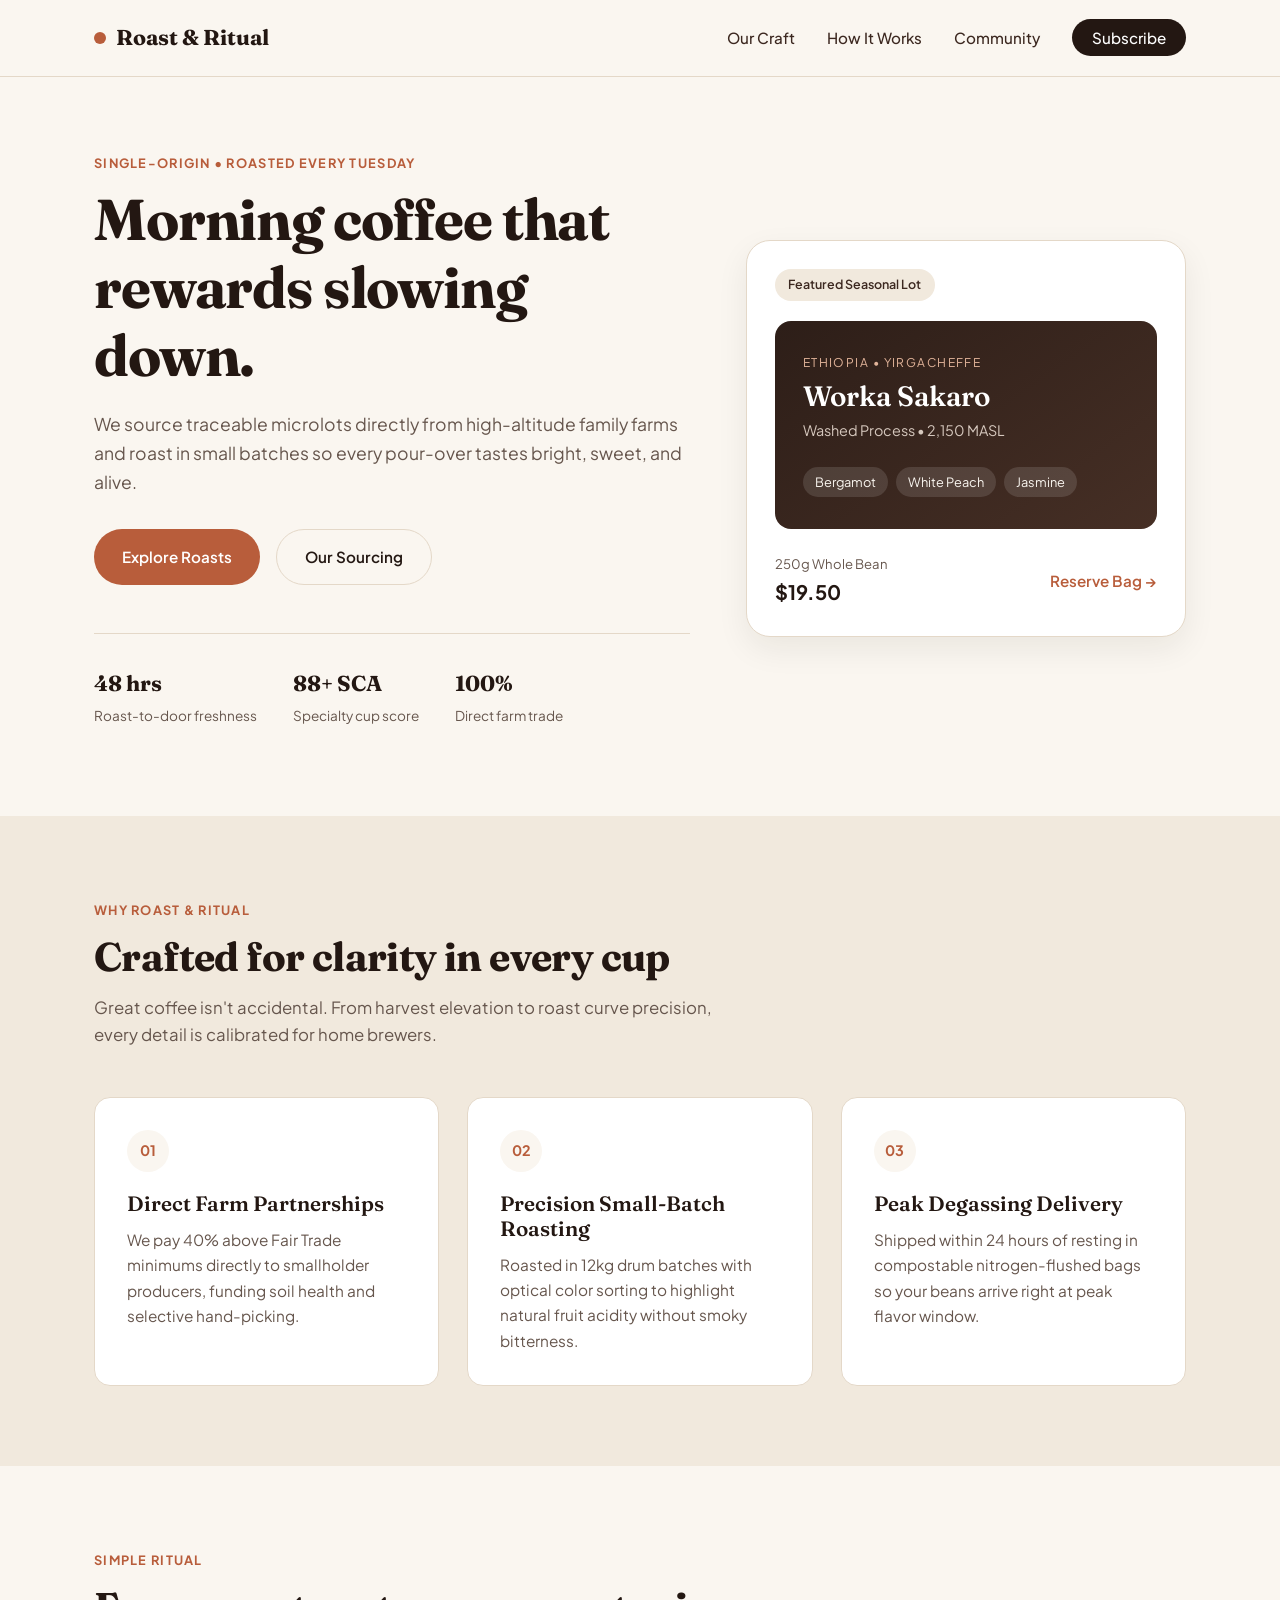
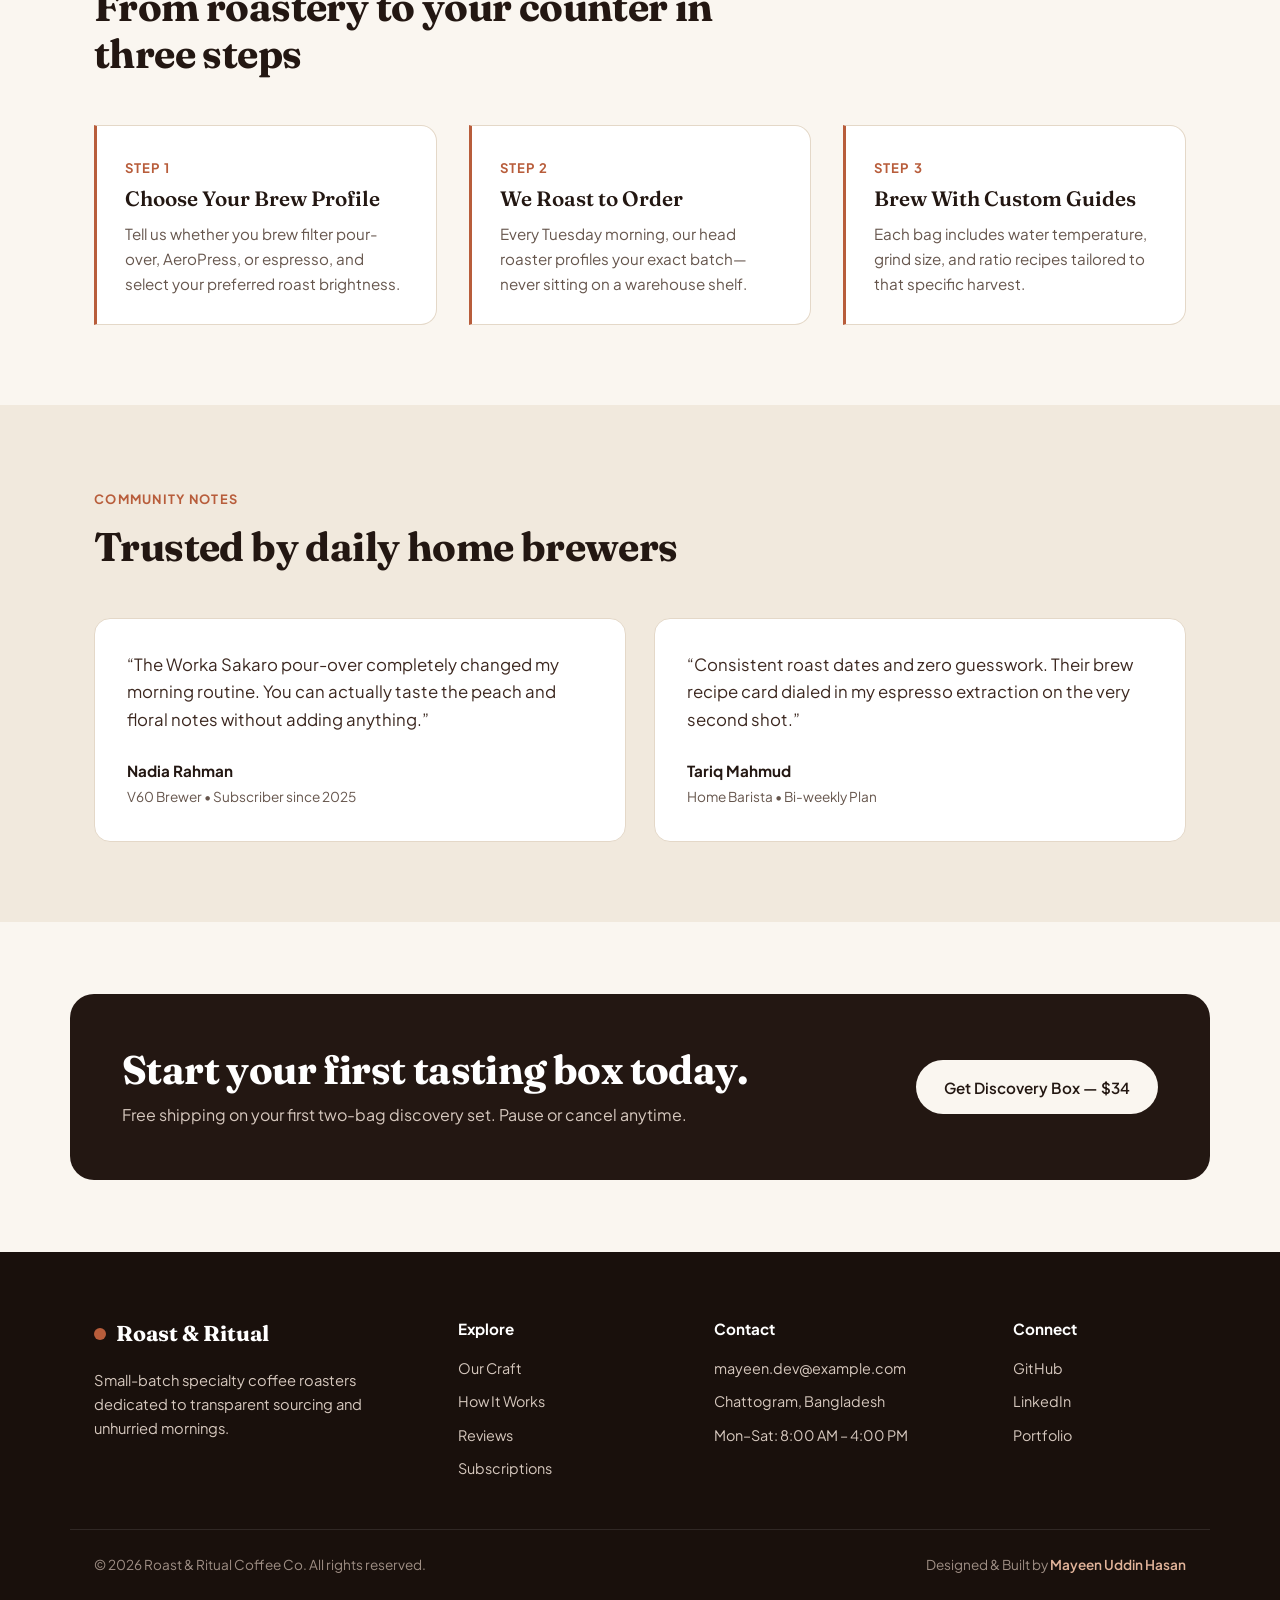
<file: WebDev-L1-LandingPage/index.html>
<!DOCTYPE html>
<!--
  Project: Roast & Ritual — Specialty Coffee Landing Page
  Author: Mayeen Uddin Hasan
  Location: Chattogram, Bangladesh
  Tech Stack: Semantic HTML5 & CSS3 (Responsive Flexbox & Grid)
-->
<html lang="en">
<head>
  <meta charset="UTF-8" />
  <meta name="viewport" content="width=device-width, initial-scale=1.0" />
  <meta name="author" content="Mayeen Uddin Hasan" />
  <meta
    name="description"
    content="Roast & Ritual — Small-batch specialty coffee landing page designed and built by Mayeen Uddin Hasan."
  />
  <title>Roast & Ritual — Small-Batch Specialty Coffee</title>
  <link rel="preconnect" href="https://fonts.googleapis.com" />
  <link rel="preconnect" href="https://fonts.gstatic.com" crossorigin />
  <link
    href="https://fonts.googleapis.com/css2?family=Fraunces:opsz,wght@9..144,600;9..144,700&family=Plus+Jakarta+Sans:wght@400;500;600;700&display=swap"
    rel="stylesheet"
  />
  <link rel="stylesheet" href="style.css" />
</head>
<body>
  <!-- Sticky Navigation Bar -->
  <header class="navbar">
    <div class="container nav-container">
      <a href="#" class="brand">
        <span class="brand-dot"></span>
        Roast &amp; Ritual
      </a>

      <nav aria-label="Primary Navigation">
        <ul class="nav-links">
          <li><a href="#craft">Our Craft</a></li>
          <li><a href="#process">How It Works</a></li>
          <li><a href="#reviews">Community</a></li>
          <li><a href="#subscribe" class="nav-cta">Subscribe</a></li>
        </ul>
      </nav>
    </div>
  </header>

  <main>
    <!-- Hero Section -->
    <section class="hero" id="top">
      <div class="container hero-grid">
        <div class="hero-content">
          <span class="eyebrow">Single-Origin • Roasted Every Tuesday</span>
          <h1>Morning coffee that rewards slowing down.</h1>
          <p class="hero-subtitle">
            We source traceable microlots directly from high-altitude family farms and roast in
            small batches so every pour-over tastes bright, sweet, and alive.
          </p>
          <div class="hero-actions">
            <a href="#subscribe" class="btn btn-primary">Explore Roasts</a>
            <a href="#craft" class="btn btn-secondary">Our Sourcing</a>
          </div>
          <div class="hero-metrics">
            <div class="metric">
              <strong>48 hrs</strong>
              <span>Roast-to-door freshness</span>
            </div>
            <div class="metric">
              <strong>88+ SCA</strong>
              <span>Specialty cup score</span>
            </div>
            <div class="metric">
              <strong>100%</strong>
              <span>Direct farm trade</span>
            </div>
          </div>
        </div>

        <!-- Visual Tasting Card -->
        <div class="hero-card-wrapper">
          <article class="tasting-card">
            <div class="card-badge">Featured Seasonal Lot</div>
            <div class="coffee-bag">
              <div class="bag-label">
                <span class="bag-origin">ETHIOPIA • YIRGACHEFFE</span>
                <h3>Worka Sakaro</h3>
                <p class="bag-process">Washed Process • 2,150 MASL</p>
                <div class="bag-notes">
                  <span>Bergamot</span>
                  <span>White Peach</span>
                  <span>Jasmine</span>
                </div>
              </div>
            </div>
            <div class="card-footer">
              <div>
                <span class="price-label">250g Whole Bean</span>
                <strong class="price-value">$19.50</strong>
              </div>
              <a href="#subscribe" class="card-link">Reserve Bag &rarr;</a>
            </div>
          </article>
        </div>
      </div>
    </section>

    <!-- Content Section 1: Features / Our Craft -->
    <section class="section section-alt" id="craft">
      <div class="container">
        <div class="section-header">
          <span class="eyebrow">Why Roast &amp; Ritual</span>
          <h2>Crafted for clarity in every cup</h2>
          <p>
            Great coffee isn't accidental. From harvest elevation to roast curve precision, every
            detail is calibrated for home brewers.
          </p>
        </div>

        <div class="features-grid">
          <article class="feature-card">
            <div class="feature-icon">01</div>
            <h3>Direct Farm Partnerships</h3>
            <p>
              We pay 40% above Fair Trade minimums directly to smallholder producers, funding soil
              health and selective hand-picking.
            </p>
          </article>

          <article class="feature-card">
            <div class="feature-icon">02</div>
            <h3>Precision Small-Batch Roasting</h3>
            <p>
              Roasted in 12kg drum batches with optical color sorting to highlight natural fruit
              acidity without smoky bitterness.
            </p>
          </article>

          <article class="feature-card">
            <div class="feature-icon">03</div>
            <h3>Peak Degassing Delivery</h3>
            <p>
              Shipped within 24 hours of resting in compostable nitrogen-flushed bags so your beans
              arrive right at peak flavor window.
            </p>
          </article>
        </div>
      </div>
    </section>

    <!-- Content Section 2: How It Works -->
    <section class="section" id="process">
      <div class="container">
        <div class="section-header">
          <span class="eyebrow">Simple Ritual</span>
          <h2>From roastery to your counter in three steps</h2>
        </div>

        <div class="steps-grid">
          <div class="step-item">
            <span class="step-number">Step 1</span>
            <h3>Choose Your Brew Profile</h3>
            <p>
              Tell us whether you brew filter pour-over, AeroPress, or espresso, and select your
              preferred roast brightness.
            </p>
          </div>

          <div class="step-item">
            <span class="step-number">Step 2</span>
            <h3>We Roast to Order</h3>
            <p>
              Every Tuesday morning, our head roaster profiles your exact batch—never sitting on a
              warehouse shelf.
            </p>
          </div>

          <div class="step-item">
            <span class="step-number">Step 3</span>
            <h3>Brew With Custom Guides</h3>
            <p>
              Each bag includes water temperature, grind size, and ratio recipes tailored to that
              specific harvest.
            </p>
          </div>
        </div>
      </div>
    </section>

    <!-- Content Section 3: Testimonials -->
    <section class="section section-alt" id="reviews">
      <div class="container">
        <div class="section-header">
          <span class="eyebrow">Community Notes</span>
          <h2>Trusted by daily home brewers</h2>
        </div>

        <div class="testimonials-grid">
          <blockquote class="testimonial-card">
            <p>
              “The Worka Sakaro pour-over completely changed my morning routine. You can actually
              taste the peach and floral notes without adding anything.”
            </p>
            <footer>
              <strong>Nadia Rahman</strong>
              <span>V60 Brewer • Subscriber since 2025</span>
            </footer>
          </blockquote>

          <blockquote class="testimonial-card">
            <p>
              “Consistent roast dates and zero guesswork. Their brew recipe card dialed in my
              espresso extraction on the very second shot.”
            </p>
            <footer>
              <strong>Tariq Mahmud</strong>
              <span>Home Barista • Bi-weekly Plan</span>
            </footer>
          </blockquote>
        </div>
      </div>
    </section>

    <!-- Call-to-Action Banner -->
    <section class="cta-section" id="subscribe">
      <div class="container cta-box">
        <div class="cta-text">
          <h2>Start your first tasting box today.</h2>
          <p>Free shipping on your first two-bag discovery set. Pause or cancel anytime.</p>
        </div>
        <a href="#top" class="btn btn-light">Get Discovery Box — $34</a>
      </div>
    </section>
  </main>

  <!-- Footer -->
  <footer class="site-footer">
    <div class="container footer-grid">
      <div class="footer-brand">
        <a href="#top" class="brand footer-logo">
          <span class="brand-dot"></span>
          Roast &amp; Ritual
        </a>
        <p>
          Small-batch specialty coffee roasters dedicated to transparent sourcing and unhurried
          mornings.
        </p>
      </div>

      <div class="footer-col">
        <h4>Explore</h4>
        <ul>
          <li><a href="#craft">Our Craft</a></li>
          <li><a href="#process">How It Works</a></li>
          <li><a href="#reviews">Reviews</a></li>
          <li><a href="#subscribe">Subscriptions</a></li>
        </ul>
      </div>

      <div class="footer-col">
        <h4>Contact</h4>
        <ul>
          <li><a href="mailto:mayeen.dev@example.com">mayeen.dev@example.com</a></li>
          <li><span>Chattogram, Bangladesh</span></li>
          <li><span>Mon–Sat: 8:00 AM – 4:00 PM</span></li>
        </ul>
      </div>

      <div class="footer-col">
        <h4>Connect</h4>
        <ul class="social-links">
          <li><a href="https://github.com/SM-MAYEEN" aria-label="GitHub">GitHub</a></li>
          <li><a href="https://www.linkedin.com/in/sm-mayeen/" aria-label="LinkedIn">LinkedIn</a></li>
          <li><a href="mayeenuddinhasan" aria-label="Portfolio">Portfolio</a></li>
        </ul>
      </div>
    </div>

    <div class="container footer-bottom">
      <p>&copy; 2026 Roast &amp; Ritual Coffee Co. All rights reserved.</p>
      <p>Designed &amp; Built by <strong>Mayeen Uddin Hasan</strong></p>
    </div>
  </footer>
</body>
</html>
</file>
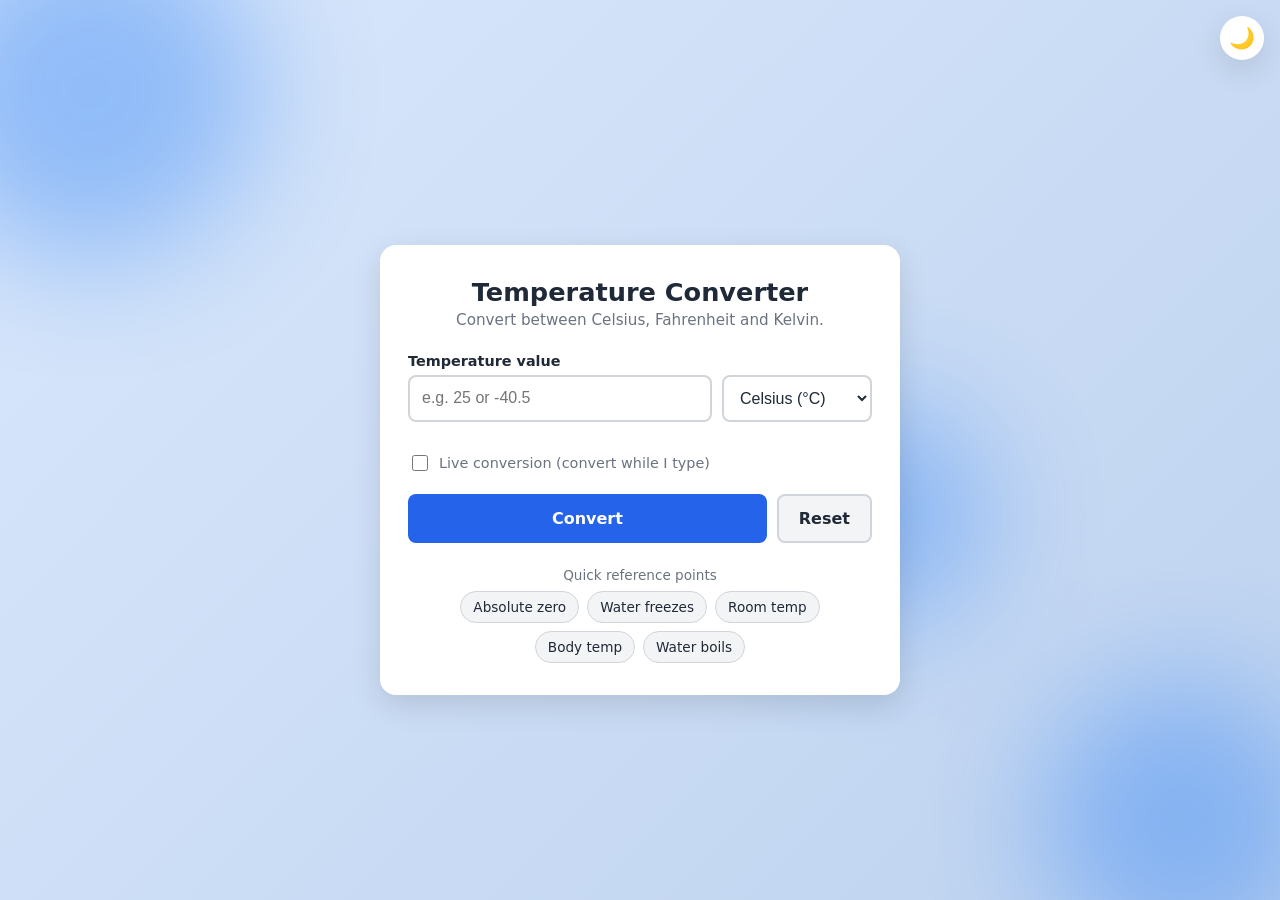
<file: WebDev-L1-Temperature Converter Website/index.html>
<!DOCTYPE html>
<html lang="en" data-theme="light">
<head>
  <meta charset="UTF-8">
  <meta name="viewport" content="width=device-width, initial-scale=1.0">
  <title>Temperature Converter</title>
  <link rel="stylesheet" href="style.css">
</head>
<body>
  <!-- Animated background blobs (colour follows the temperature) -->
  <div class="blobs" aria-hidden="true"><span></span><span></span><span></span></div>

  <button id="theme-toggle" class="icon-btn theme-toggle" type="button" aria-label="Toggle dark mode">🌙</button>

  <main class="card">
    <h1>Temperature Converter</h1>
    <p class="subtitle">Convert between Celsius, Fahrenheit and Kelvin.</p>

    <form id="converter-form" novalidate>
      <label for="temp-input">Temperature value</label>
      <div class="row">
        <input type="text" id="temp-input" inputmode="decimal" autocomplete="off"
               placeholder="e.g. 25 or -40.5" aria-describedby="error-msg" required>
        <select id="unit-select" aria-label="Input unit">
          <option value="C">Celsius (°C)</option>
          <option value="F">Fahrenheit (°F)</option>
          <option value="K">Kelvin (K)</option>
        </select>
      </div>
      <p id="error-msg" class="error" role="alert" aria-live="polite"></p>

      <label class="check" for="live-toggle">
        <input type="checkbox" id="live-toggle">
        Live conversion (convert while I type)
      </label>

      <div class="actions">
        <button type="submit" id="convert-btn">Convert</button>
        <button type="button" id="reset-btn" class="secondary">Reset</button>
      </div>
    </form>

    <div class="chips-wrap">
      <p class="chips-title">Quick reference points</p>
      <div class="chips" id="chips">
        <button type="button" class="chip" data-value="-273.15" data-unit="C">Absolute zero</button>
        <button type="button" class="chip" data-value="0" data-unit="C">Water freezes</button>
        <button type="button" class="chip" data-value="20" data-unit="C">Room temp</button>
        <button type="button" class="chip" data-value="37" data-unit="C">Body temp</button>
        <button type="button" class="chip" data-value="100" data-unit="C">Water boils</button>
      </div>
    </div>

    <section id="results" class="results" aria-live="polite" hidden>
      <h2>Results</h2>
      <div class="results-grid">
        <ul class="result-list">
          <li>
            <span class="unit">Celsius</span>
            <span class="value" id="out-C">—</span>
            <button type="button" class="icon-btn copy-btn" data-copy="C" aria-label="Copy Celsius result">📋</button>
          </li>
          <li>
            <span class="unit">Fahrenheit</span>
            <span class="value" id="out-F">—</span>
            <button type="button" class="icon-btn copy-btn" data-copy="F" aria-label="Copy Fahrenheit result">📋</button>
          </li>
          <li>
            <span class="unit">Kelvin</span>
            <span class="value" id="out-K">—</span>
            <button type="button" class="icon-btn copy-btn" data-copy="K" aria-label="Copy Kelvin result">📋</button>
          </li>
        </ul>

        <div class="thermo" aria-hidden="true">
          <span class="scale">150°C</span>
          <div class="tube"><div class="fill" id="thermo-fill"></div></div>
          <div class="bulb"></div>
          <span class="scale">−50°C</span>
        </div>
      </div>

      <p id="feel" class="feel"></p>
      <p id="formula" class="formula"></p>
    </section>

    <section id="history-section" class="history" hidden>
      <div class="history-head">
        <h2>History</h2>
        <button type="button" id="clear-history" class="link-btn">Clear</button>
      </div>
      <ul id="history-list"></ul>
    </section>
  </main>

  <div id="toast" class="toast" role="status" aria-live="polite"></div>

  <script src="script.js"></script>
</body>
</html>
</file>
<file: WebDev-L1-LandingPage/style.css>
/* =========================================
   Stylesheet: Roast & Ritual Landing Page
   Author: Mayeen Uddin Hasan
   Description: Responsive layout using CSS Variables,
                Flexbox, and CSS Grid (No JS)
   ========================================= */

/* =========================================
   1. CSS Variables & Consistent Palette
   ========================================= */
:root {
  --bg-cream: #faf6f0;
  --bg-sand: #f1e9dd;
  --surface-white: #ffffff;
  --espresso-dark: #231712;
  --espresso-mid: #3c2820;
  --text-muted: #66564d;
  --accent-terracotta: #b85d3b;
  --accent-terracotta-dark: #964729;
  --border-subtle: #e4d8c8;

  --font-display: "Fraunces", Georgia, serif;
  --font-body:
    "Plus Jakarta Sans", -apple-system, BlinkMacSystemFont, sans-serif;

  --radius-sm: 8px;
  --radius-md: 16px;
  --radius-lg: 24px;
  --shadow-soft: 0 12px 32px rgba(35, 23, 18, 0.07);
}

/* =========================================
   2. Reset & Intentional Box-Sizing
   ========================================= */
*,
*::before,
*::after {
  box-sizing: border-box;
  margin: 0;
  padding: 0;
}

html {
  scroll-behavior: smooth;
}

body {
  font-family: var(--font-body);
  font-size: 1rem;
  line-height: 1.65;
  color: var(--espresso-dark);
  background-color: var(--bg-cream);
  -webkit-font-smoothing: antialiased;
}

img {
  max-width: 100%;
  display: block;
}

a {
  color: inherit;
  text-decoration: none;
}

ul {
  list-style: none;
}

.container {
  width: 100%;
  max-width: 1140px;
  margin-inline: auto;
  padding-inline: 1.5rem;
}

/* =========================================
   3. Typography Hierarchy
   ========================================= */
h1,
h2,
h3 {
  font-family: var(--font-display);
  line-height: 1.18;
  color: var(--espresso-dark);
}

h1 {
  font-size: clamp(2.35rem, 4.5vw, 3.6rem);
  font-weight: 700;
  letter-spacing: -0.02em;
}

h2 {
  font-size: clamp(1.85rem, 3.2vw, 2.5rem);
  font-weight: 700;
  letter-spacing: -0.015em;
}

h3 {
  font-size: 1.3rem;
  font-weight: 600;
}

.eyebrow {
  display: inline-block;
  font-size: 0.8rem;
  font-weight: 700;
  text-transform: uppercase;
  letter-spacing: 0.1em;
  color: var(--accent-terracotta);
  margin-bottom: 0.75rem;
}

/* =========================================
   4. Buttons
   ========================================= */
.btn {
  display: inline-flex;
  align-items: center;
  justify-content: center;
  padding: 0.9rem 1.75rem;
  border-radius: 999px;
  font-weight: 600;
  font-size: 0.95rem;
  transition:
    background-color 0.2s ease,
    transform 0.2s ease,
    border-color 0.2s ease;
}

.btn:hover {
  transform: translateY(-2px);
}

.btn-primary {
  background-color: var(--accent-terracotta);
  color: #ffffff;
}

.btn-primary:hover {
  background-color: var(--accent-terracotta-dark);
}

.btn-secondary {
  background-color: transparent;
  color: var(--espresso-dark);
  border: 1.5px solid var(--border-subtle);
}

.btn-secondary:hover {
  border-color: var(--espresso-dark);
}

.btn-light {
  background-color: var(--bg-cream);
  color: var(--espresso-dark);
  white-space: nowrap;
}

.btn-light:hover {
  background-color: #ffffff;
}

/* =========================================
   5. Sticky Navigation Bar
   ========================================= */
.navbar {
  position: sticky;
  top: 0;
  z-index: 100;
  background-color: rgba(250, 246, 240, 0.92);
  backdrop-filter: blur(10px);
  border-bottom: 1px solid var(--border-subtle);
}

.nav-container {
  display: flex;
  align-items: center;
  justify-content: space-between;
  min-height: 76px;
  gap: 1rem;
}

.brand {
  display: inline-flex;
  align-items: center;
  gap: 0.6rem;
  font-family: var(--font-display);
  font-size: 1.35rem;
  font-weight: 700;
  color: var(--espresso-dark);
}

.brand-dot {
  width: 12px;
  height: 12px;
  border-radius: 50%;
  background-color: var(--accent-terracotta);
}

.nav-links {
  display: flex;
  align-items: center;
  gap: 2rem;
}

.nav-links a {
  font-size: 0.95rem;
  font-weight: 500;
  color: var(--espresso-mid);
  transition: color 0.2s ease;
}

.nav-links a:hover {
  color: var(--accent-terracotta);
}

.nav-links .nav-cta {
  padding: 0.55rem 1.25rem;
  background-color: var(--espresso-dark);
  color: #ffffff;
  border-radius: 999px;
}

.nav-links .nav-cta:hover {
  background-color: var(--accent-terracotta);
  color: #ffffff;
}

/* =========================================
   6. Hero Section
   ========================================= */
.hero {
  padding-block: 4.5rem 5.5rem;
}

.hero-grid {
  display: grid;
  grid-template-columns: 1.15fr 0.85fr;
  align-items: center;
  gap: 3.5rem;
}

.hero-subtitle {
  margin-top: 1.25rem;
  font-size: 1.1rem;
  color: var(--text-muted);
  max-width: 54ch;
}

.hero-actions {
  display: flex;
  flex-wrap: wrap;
  gap: 1rem;
  margin-top: 2rem;
}

.hero-metrics {
  display: flex;
  flex-wrap: wrap;
  gap: 2.25rem;
  margin-top: 3rem;
  padding-top: 2rem;
  border-top: 1px solid var(--border-subtle);
}

.metric strong {
  display: block;
  font-family: var(--font-display);
  font-size: 1.35rem;
  color: var(--espresso-dark);
}

.metric span {
  font-size: 0.85rem;
  color: var(--text-muted);
}

/* Hero Visual Card */
.tasting-card {
  background-color: var(--surface-white);
  border: 1px solid var(--border-subtle);
  border-radius: var(--radius-lg);
  padding: 1.75rem;
  box-shadow: var(--shadow-soft);
}

.card-badge {
  display: inline-block;
  font-size: 0.78rem;
  font-weight: 600;
  background-color: var(--bg-sand);
  color: var(--espresso-mid);
  padding: 0.35rem 0.85rem;
  border-radius: 999px;
  margin-bottom: 1.25rem;
}

.coffee-bag {
  background: linear-gradient(145deg, #2d1e18, #462f25);
  color: #faf6f0;
  border-radius: var(--radius-md);
  padding: 2rem 1.75rem;
  margin-bottom: 1.5rem;
}

.bag-origin {
  display: block;
  font-size: 0.75rem;
  letter-spacing: 0.12em;
  color: #e2b49a;
  margin-bottom: 0.5rem;
}

.bag-label h3 {
  color: #ffffff;
  font-size: 1.75rem;
  margin-bottom: 0.35rem;
}

.bag-process {
  font-size: 0.9rem;
  color: #d6c8be;
  margin-bottom: 1.5rem;
}

.bag-notes {
  display: flex;
  flex-wrap: wrap;
  gap: 0.5rem;
}

.bag-notes span {
  font-size: 0.8rem;
  padding: 0.3rem 0.75rem;
  border-radius: 999px;
  background-color: rgba(255, 255, 255, 0.12);
  color: #faf6f0;
}

.card-footer {
  display: flex;
  align-items: center;
  justify-content: space-between;
  gap: 1rem;
}

.price-label {
  display: block;
  font-size: 0.82rem;
  color: var(--text-muted);
}

.price-value {
  font-size: 1.25rem;
  color: var(--espresso-dark);
}

.card-link {
  font-weight: 600;
  font-size: 0.95rem;
  color: var(--accent-terracotta);
}

.card-link:hover {
  text-decoration: underline;
}

/* =========================================
   7. Content Sections (Features, Process, Reviews)
   ========================================= */
.section {
  padding-block: 5rem;
}

.section-alt {
  background-color: var(--bg-sand);
}

.section-header {
  max-width: 620px;
  margin-bottom: 3rem;
}

.section-header p {
  margin-top: 0.85rem;
  color: var(--text-muted);
  font-size: 1.05rem;
}

/* Features Grid */
.features-grid {
  display: grid;
  grid-template-columns: repeat(3, 1fr);
  gap: 1.75rem;
}

.feature-card {
  background-color: var(--surface-white);
  border: 1px solid var(--border-subtle);
  border-radius: var(--radius-md);
  padding: 2rem;
}

.feature-icon {
  display: inline-flex;
  align-items: center;
  justify-content: center;
  width: 42px;
  height: 42px;
  border-radius: 50%;
  background-color: var(--bg-cream);
  color: var(--accent-terracotta);
  font-weight: 700;
  font-size: 0.9rem;
  margin-bottom: 1.25rem;
}

.feature-card h3 {
  margin-bottom: 0.65rem;
}

.feature-card p {
  color: var(--text-muted);
  font-size: 0.96rem;
}

/* Steps Grid */
.steps-grid {
  display: grid;
  grid-template-columns: repeat(3, 1fr);
  gap: 2rem;
}

.step-item {
  padding: 1.75rem;
  border-left: 3px solid var(--accent-terracotta);
  background-color: var(--surface-white);
  border-radius: 0 var(--radius-md) var(--radius-md) 0;
  border-top: 1px solid var(--border-subtle);
  border-right: 1px solid var(--border-subtle);
  border-bottom: 1px solid var(--border-subtle);
}

.step-number {
  display: inline-block;
  font-size: 0.82rem;
  font-weight: 700;
  text-transform: uppercase;
  letter-spacing: 0.08em;
  color: var(--accent-terracotta);
  margin-bottom: 0.5rem;
}

.step-item h3 {
  margin-bottom: 0.6rem;
}

.step-item p {
  color: var(--text-muted);
  font-size: 0.95rem;
}

/* Testimonials */
.testimonials-grid {
  display: grid;
  grid-template-columns: repeat(2, 1fr);
  gap: 1.75rem;
}

.testimonial-card {
  background-color: var(--surface-white);
  border: 1px solid var(--border-subtle);
  border-radius: var(--radius-md);
  padding: 2rem;
  display: flex;
  flex-direction: column;
  justify-content: space-between;
  gap: 1.5rem;
}

.testimonial-card p {
  font-size: 1.05rem;
  color: var(--espresso-mid);
}

.testimonial-card footer strong {
  display: block;
  font-size: 0.95rem;
  color: var(--espresso-dark);
}

.testimonial-card footer span {
  font-size: 0.85rem;
  color: var(--text-muted);
}

/* =========================================
   8. Call-To-Action Banner
   ========================================= */
.cta-section {
  padding-block: 4.5rem;
}

.cta-box {
  background-color: var(--espresso-dark);
  color: #faf6f0;
  border-radius: var(--radius-lg);
  padding: 3.25rem;
  display: flex;
  align-items: center;
  justify-content: space-between;
  gap: 2rem;
}

.cta-text h2 {
  color: #ffffff;
  margin-bottom: 0.5rem;
}

.cta-text p {
  color: #d6c8be;
}

/* =========================================
   9. Footer
   ========================================= */
.site-footer {
  background-color: #19100c;
  color: #d6c8be;
  padding-top: 4rem;
}

.footer-grid {
  display: grid;
  grid-template-columns: 1.5fr 1fr 1.2fr 0.8fr;
  gap: 2.5rem;
  padding-bottom: 3rem;
  border-bottom: 1px solid rgba(255, 255, 255, 0.1);
}

.footer-logo {
  color: #ffffff;
  margin-bottom: 1rem;
}

.footer-brand p {
  font-size: 0.92rem;
  max-width: 32ch;
}

.footer-col h4 {
  color: #ffffff;
  font-size: 0.95rem;
  margin-bottom: 1rem;
}

.footer-col ul {
  display: flex;
  flex-direction: column;
  gap: 0.6rem;
  font-size: 0.9rem;
}

.footer-col a:hover {
  color: #e2b49a;
}

.footer-bottom {
  padding-block: 1.5rem;
  display: flex;
  flex-wrap: wrap;
  justify-content: space-between;
  gap: 1rem;
  font-size: 0.85rem;
  color: #9e8e84;
}

.footer-bottom strong {
  color: #e2b49a;
  font-weight: 600;
}

/* =========================================
   10. Responsive Breakpoints (Tablet & Mobile)
   ========================================= */
@media (max-width: 900px) {
  .hero-grid,
  .features-grid,
  .steps-grid {
    grid-template-columns: 1fr;
  }

  .footer-grid {
    grid-template-columns: repeat(2, 1fr);
  }

  .cta-box {
    flex-direction: column;
    align-items: flex-start;
    padding: 2.25rem;
  }
}

@media (max-width: 640px) {
  .nav-container {
    flex-direction: column;
    padding-block: 1rem;
  }

  .nav-links {
    flex-wrap: wrap;
    justify-content: center;
    gap: 1rem 1.25rem;
  }

  .testimonials-grid,
  .footer-grid {
    grid-template-columns: 1fr;
  }

  .hero {
    padding-block: 3rem 4rem;
  }

  .section {
    padding-block: 3.5rem;
  }
}
</file>
<file: WebDev-L1-Temperature Converter Website/style.css>
/* Registered so the background colour can animate smoothly */
@property --hue {
  syntax: "<number>";
  inherits: true;
  initial-value: 215;
}

:root {
  --hue: 215;
  --card: #ffffff;
  --text: #1f2937;
  --muted: #6b7280;
  --border: #d1d5db;
  --chip: #f3f4f6;
  --accent: #2563eb;
  --accent-hover: #1d4ed8;
  --error: #dc2626;
  --bg-l1: 92%;
  --bg-l2: 84%;
  --shadow: 0 10px 30px rgba(0, 0, 0, 0.12);
  transition: --hue 0.8s ease;
}

[data-theme="dark"] {
  --card: #1f2937;
  --text: #f3f4f6;
  --muted: #9ca3af;
  --border: #4b5563;
  --chip: #374151;
  --accent: #3b82f6;
  --accent-hover: #60a5fa;
  --error: #f87171;
  --bg-l1: 14%;
  --bg-l2: 8%;
  --shadow: 0 10px 30px rgba(0, 0, 0, 0.5);
}

* { box-sizing: border-box; }

body {
  margin: 0;
  min-height: 100vh;
  display: flex;
  align-items: center;
  justify-content: center;
  padding: 72px 16px 32px;
  font-family: system-ui, -apple-system, "Segoe UI", Roboto, sans-serif;
  color: var(--text);
  background: linear-gradient(135deg,
    hsl(var(--hue) 85% var(--bg-l1)),
    hsl(var(--hue) 60% var(--bg-l2)));
  background-attachment: fixed;
  overflow-x: hidden;
}

/* ---------- Animated background ---------- */
.blobs { position: fixed; inset: 0; z-index: 0; pointer-events: none; overflow: hidden; }
.blobs span {
  position: absolute;
  border-radius: 50%;
  filter: blur(60px);
  opacity: 0.45;
  background: hsl(var(--hue) 90% 60%);
  animation: float 18s ease-in-out infinite;
}
.blobs span:nth-child(1) { width: 340px; height: 340px; top: -80px; left: -80px; }
.blobs span:nth-child(2) { width: 280px; height: 280px; bottom: -60px; right: -40px; animation-delay: -6s; }
.blobs span:nth-child(3) { width: 220px; height: 220px; top: 45%; left: 60%; animation-delay: -12s; }

@keyframes float {
  0%, 100% { transform: translate(0, 0) scale(1); }
  33%      { transform: translate(40px, 30px) scale(1.1); }
  66%      { transform: translate(-30px, 50px) scale(0.95); }
}

@media (prefers-reduced-motion: reduce) {
  .blobs span { animation: none; }
  :root { transition: none; }
  .fill { transition: none; }
}

/* ---------- Card ---------- */
.card {
  position: relative;
  z-index: 1;
  width: 100%;
  max-width: 520px;
  background: var(--card);
  padding: 32px 28px;
  border-radius: 16px;
  box-shadow: var(--shadow);
  text-align: center;
}

h1 { margin: 0 0 4px; font-size: 1.6rem; }
h2 { margin: 0; font-size: 1.1rem; }
.subtitle { margin: 0 0 24px; color: var(--muted); font-size: 0.95rem; }

form { text-align: left; }

label {
  display: block;
  margin: 16px 0 6px;
  font-weight: 600;
  font-size: 0.9rem;
}

.row { display: flex; gap: 10px; }
.row input[type="text"] { flex: 1; min-width: 0; }
.row select { width: 150px; }

input[type="text"], select {
  padding: 12px;
  font-size: 1rem;
  color: var(--text);
  border: 2px solid var(--border);
  border-radius: 8px;
  background: var(--card);
  transition: border-color 0.15s;
}

input[type="text"]:focus, select:focus {
  outline: none;
  border-color: var(--accent);
}

input.invalid { border-color: var(--error); }

.error {
  min-height: 1.2em;
  margin: 6px 0 0;
  color: var(--error);
  font-size: 0.85rem;
}

label.check {
  display: flex;
  align-items: center;
  gap: 8px;
  margin: 8px 0 0;
  font-weight: 500;
  color: var(--muted);
  cursor: pointer;
}
label.check input { width: 16px; height: 16px; accent-color: var(--accent); }

/* ---------- Buttons ---------- */
.actions { display: flex; gap: 10px; margin-top: 20px; }

button { font-family: inherit; cursor: pointer; }

#convert-btn {
  flex: 1;
  padding: 13px;
  font-size: 1rem;
  font-weight: 600;
  color: #fff;
  background: var(--accent);
  border: none;
  border-radius: 8px;
  transition: background 0.15s;
}
#convert-btn:hover { background: var(--accent-hover); }

.secondary {
  padding: 13px 20px;
  font-size: 1rem;
  font-weight: 600;
  color: var(--text);
  background: var(--chip);
  border: 2px solid var(--border);
  border-radius: 8px;
}
.secondary:hover { border-color: var(--accent); }

button:focus-visible { outline: 3px solid #93c5fd; outline-offset: 2px; }

.icon-btn {
  background: var(--chip);
  border: none;
  border-radius: 8px;
  padding: 6px 9px;
  font-size: 1rem;
  line-height: 1;
}
.icon-btn:hover { filter: brightness(0.95); }

.theme-toggle {
  position: fixed;
  top: 16px;
  right: 16px;
  z-index: 2;
  width: 44px;
  height: 44px;
  font-size: 1.3rem;
  background: var(--card);
  box-shadow: var(--shadow);
  border-radius: 50%;
}

/* ---------- Chips ---------- */
.chips-wrap { margin-top: 24px; }
.chips-title { margin: 0 0 8px; font-size: 0.85rem; color: var(--muted); }
.chips { display: flex; flex-wrap: wrap; justify-content: center; gap: 8px; }
.chip {
  padding: 7px 12px;
  font-size: 0.85rem;
  color: var(--text);
  background: var(--chip);
  border: 1px solid var(--border);
  border-radius: 999px;
  transition: border-color 0.15s, transform 0.1s;
}
.chip:hover { border-color: var(--accent); transform: translateY(-1px); }

/* ---------- Results ---------- */
.results { margin-top: 28px; }
.results h2 { margin-bottom: 12px; }

.results-grid { display: flex; align-items: center; gap: 20px; }
.result-list { flex: 1; list-style: none; margin: 0; padding: 0; }

.result-list li {
  display: flex;
  align-items: center;
  gap: 10px;
  padding: 10px 12px;
  margin-bottom: 8px;
  background: var(--chip);
  border-radius: 8px;
}
.unit { font-weight: 600; text-align: left; }
.value { margin-left: auto; font-variant-numeric: tabular-nums; }

.feel { margin: 14px 0 4px; font-size: 1.05rem; font-weight: 600; }
.formula { margin: 0; font-size: 0.8rem; color: var(--muted); }

/* Thermometer */
.thermo { display: flex; flex-direction: column; align-items: center; }
.scale { font-size: 0.7rem; color: var(--muted); }
.tube {
  position: relative;
  width: 26px;
  height: 150px;
  margin: 4px 0 0;
  border-radius: 13px 13px 0 0;
  background: var(--chip);
  border: 2px solid var(--border);
  border-bottom: none;
  overflow: hidden;
}
.fill {
  position: absolute;
  bottom: 0; left: 0; right: 0;
  height: 4%;
  background: hsl(var(--hue) 85% 50%);
  transition: height 0.6s ease;
}
.bulb {
  width: 40px;
  height: 40px;
  margin-top: -2px;
  margin-bottom: 4px;
  border-radius: 50%;
  background: hsl(var(--hue) 85% 50%);
  border: 2px solid var(--border);
}

/* ---------- History ---------- */
.history { margin-top: 28px; text-align: left; }
.history-head { display: flex; justify-content: space-between; align-items: center; margin-bottom: 10px; }
.link-btn {
  background: none;
  border: none;
  color: var(--accent);
  font-size: 0.85rem;
  text-decoration: underline;
}
#history-list { list-style: none; margin: 0; padding: 0; }
#history-list li { margin-bottom: 6px; }
.history-item {
  width: 100%;
  padding: 9px 12px;
  text-align: left;
  font-size: 0.85rem;
  color: var(--text);
  background: var(--chip);
  border: 1px solid transparent;
  border-radius: 8px;
}
.history-item:hover { border-color: var(--accent); }

/* ---------- Toast ---------- */
.toast {
  position: fixed;
  bottom: 24px;
  left: 50%;
  transform: translate(-50%, 20px);
  padding: 10px 18px;
  background: #111827;
  color: #fff;
  border-radius: 8px;
  font-size: 0.9rem;
  opacity: 0;
  pointer-events: none;
  transition: opacity 0.2s, transform 0.2s;
  z-index: 5;
}
.toast.show { opacity: 1; transform: translate(-50%, 0); }

[hidden] { display: none !important; }

@media (max-width: 460px) {
  .card { padding: 24px 18px; }
  .row { flex-direction: column; }
  .row select { width: 100%; }
  .results-grid { flex-direction: column; }
}
</file>
